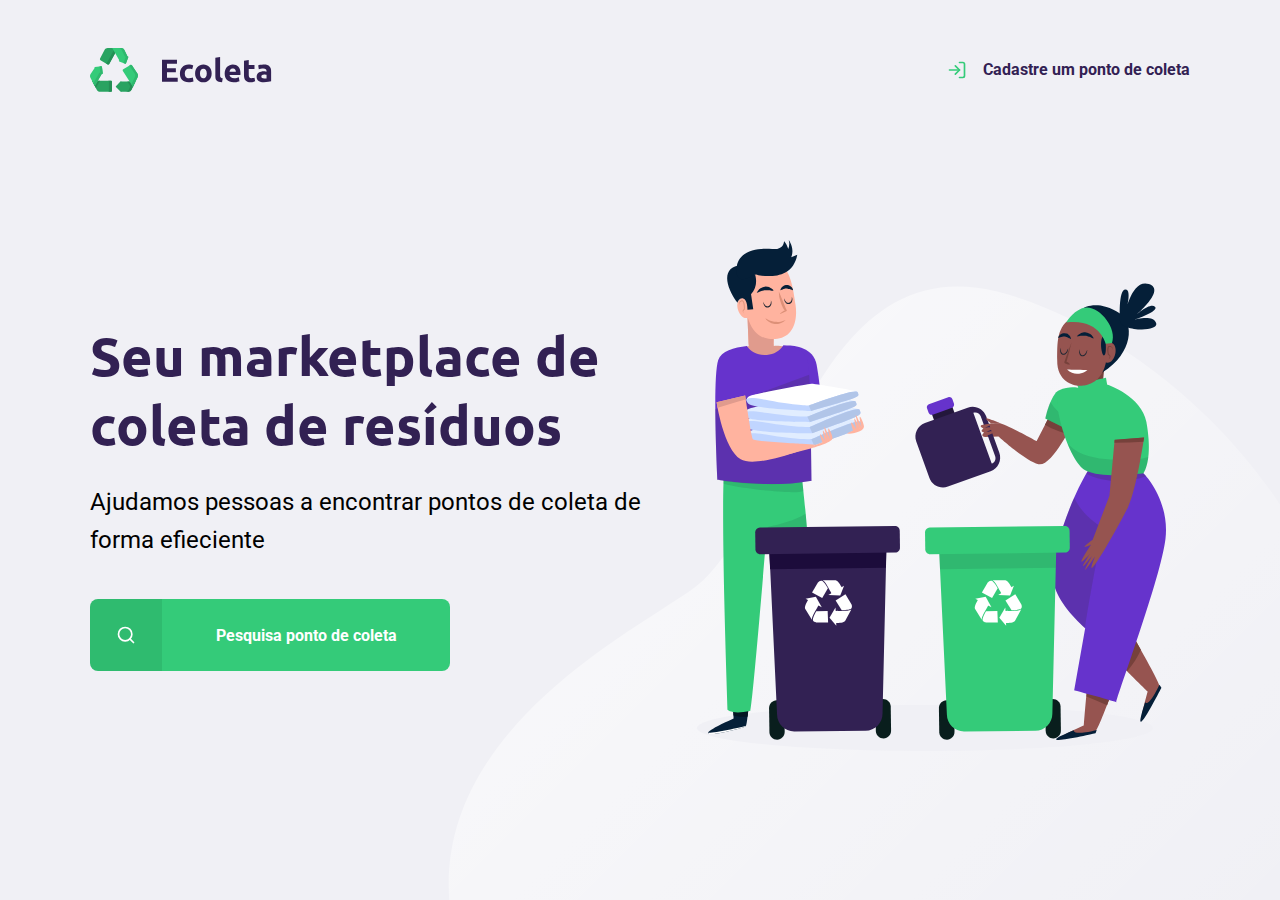
<file: index.html>
<!DOCTYPE html>


<html lang="pt-br">
    <head>
        <meta charset="UTF-8">
        <meta name="viewport" content="width=device-width, initial-scale=1.0">
        <meta name="description" content="Ecoleta" />
        <meta name="author" content="JS"/>
        <meta name="robots" content="index, folow" />    

        <title>Ecoleta</title>

        <link rel="stylesheet" href="/styles/main.css">
        <link rel="stylesheet" href="/styles/home.css">
        <link rel="stylesheet" href="/styles/modal.css">

        <link rel="stylesheet" href="/styles/responsive.css">
        

        <link href="https://fonts.googleapis.com/css2?family=Roboto:ital,wght@0,400;1,300;1,400&family=Ubuntu:wght@700&display=swap" rel="stylesheet">


     </head>
 
     <body>
         <div id="page-home">

            <div class="content">          

                <header>
                    <img src="/assets/logo.svg" alt="Logomarca">
                        <a href="create-point.html">  
                            <span></span>  
                            Cadastre um ponto de coleta
                        </a>       
                 </header>

                 <main>
                    
                    <h1>Seu marketplace de coleta de resíduos</h1>
        
                    <p>Ajudamos pessoas a encontrar pontos de coleta de forma efieciente</p>
                    
                    <a href="#"><span></span><strong> Pesquisa ponto de coleta</a><strong>
        
                 </main>
    
            </div>
         </div> 

         <div id="modal" class="hide">
            <div class="content">
                <div class="header">
                    <h1>Pontos de Coleta</h1>
                    <a href="#">Fechar</a>
                </div>
                <form action="/search-results.html">
                    <label for="search">Cidade</label>
                    <div class="search field">
                        <input type="text" name="search" placeholder="Pesquise por cidade"> 
                        <button>
                            <img src="assets/search.svg" alt="buscar">
                        </button>
                    </div>
                </form>
            </div>
         </div>

         <script src="/scripts/index.js"></script>
     </body>
</html>
</file>
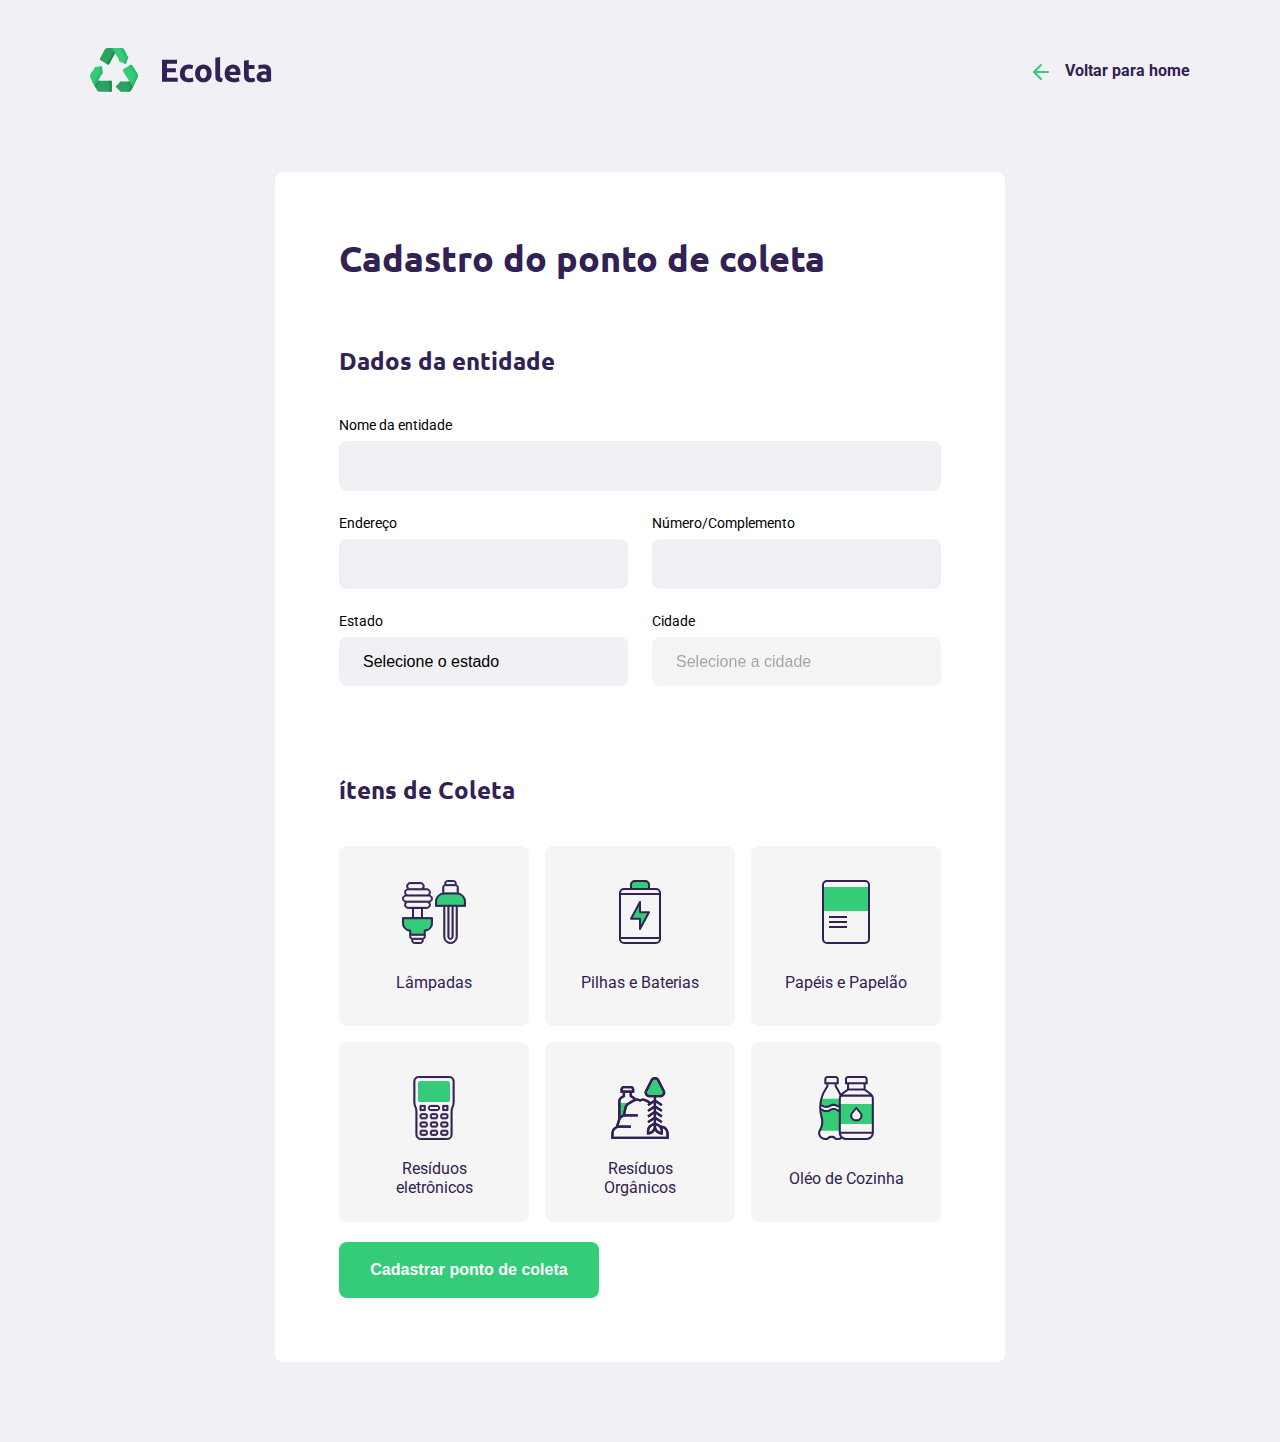
<file: create-point.html>
<!DOCTYPE html>


<html lang="pt-br">
    <head>
        <meta charset="UTF-8">
        <meta name="viewport" content="width=device-width, initial-scale=1.0">
        <meta name="description" content="Ecoleta" />
        <meta name="author" content="JS"/>
        <meta name="robots" content="index, folow" />    

        <title>Criar um Pont de coleta</title>

        <link rel="stylesheet" href="/styles/main.css">
        <link rel="stylesheet" href="/styles/create-point.css">
        <link rel="stylesheet" href="/styles/responsive.css">

        <link href="https://fonts.googleapis.com/css2?family=Roboto:ital,wght@0,400;1,300;1,400&family=Ubuntu:wght@700&display=swap" rel="stylesheet">


     </head>
 
     <body>
         <div id="page-create-point">

                <header>
                    <img src="/assets/logo.svg" alt="Logomarca">
                        <a href="index.html">  
                            <span></span>   
                            Voltar para home
                        </a>       
                 </header>
                 <form>
                     <h1>Cadastro do ponto de coleta</h1>

                     <fieldset>
                        <legend>
                            <h2>Dados da entidade</h2>
                        </legend>  


                        <div class="field">
                            <label for="name">Nome da entidade</label>
                            <input type="text" name="name" required>
                        </div>

                        <div class="field-group">

                            <div class="field">
                                <label for="adress">Endereço</label>
                                <input type="text" name="adress" required>
                            </div>

                            <div class="field">
                                <label for="adress">Número/Complemento</label>
                                <input type="text" name="adress" required>
                            </div>
                        </div>   
                        
                        <div class="field-group">    
                            <div class="field">
                                <label for="state">Estado</label>
                                <select name="uf" id="" required>
                                    <option value="">Selecione o estado</option>
                                </select>
                                <input type="hidden" name="state" >
                            </div>                               
                            <div class="field">   
                                <label for="city">Cidade</label>
                                <select name="city" id="" disabled required>
                                    <option value="">Selecione a cidade</option>
                                </select>
                            </div>    
                        </div>    
                    
                     </fieldset>

                     <fieldset>
                        <legend>
                            <h2>ítens de Coleta</h2>
                        </legend>   

                        <div class="items-grid"> 
                            <li data-id="1">
                                <img src="/assets/lampadas.svg" alt="Lampadas" >
                                <span>Lâmpadas</span>
                            </li>

                            <li data-id="2">
                                <img src="/assets/baterias.svg" alt="Lampadas" >
                                <span>Pilhas e Baterias</span>
                            </li>

                            <li data-id="3">
                                <img src="/assets/papeis-papelao.svg" alt="Papéis e Papelão" >
                                <span>Papéis e Papelão</span>
                            </li>

                            <li data-id="4">
                                <img src="/assets/eletronicos.svg" alt="Resíduos eletrônicos" >
                                <span>Resíduos eletrônicos</span>
                            </li>

                            <li data-id="5">
                                <img src="/assets/organicos.svg" alt="Resíduos Orgânicos" >
                                <span>Resíduos Orgânicos</span>
                            </li>

                            <li data-id="6">
                                <img src="/assets/oleo.svg" alt="Oléo de Cozinha" >
                                <span>Oléo de Cozinha</span>
                            </li>
                        </div>
                        
                        <input type="hidden" name="items" value="">
                     </fieldset>

                     <button type="submit">Cadastrar ponto de coleta</button>

                 </form>

         </div> 

         <script src="/scripts/create-point.js"></script>
     </body>
</html>
</file>
<file: styles/main.css>
:root {
    --title-color: #322153;
    --primary-color: #34cb79;
}

* {
    margin: 0;
    padding: 0;
}


html {
    font-family: 'Roboto', sans-serif;

}

body {
    background-color: #f0f0f5;
    -webkit-font-smoothing: antialiased;
}

a {
    text-decoration: none;
}

h1, h2, h3, h4, h5, h6 {
    font-family: 'Ubuntu', sans-serif;
    color: var(--title-color);
}

* {
    box-sizing: border-box;
}
</file>
<file: styles/home.css>
#page-home {
    height: 100vh;

    background: url('../assets/home-background.svg') no-repeat; 
    background-position: 35vw bottom;
}

#page-home .content {
    width: 90%;
    max-width: 1100px;
    height: 100%;

    margin: 0 auto;

    display: flex;
    flex-direction: column;
}

#page-home header {

    margin-top: 48px;

    display: flex;
    align-items: center;
    justify-content: space-between;
}

#page-home header a {
    display: flex;
    color: var(--title-color);
    font-weight: 700;
}

#page-home header a span {
    margin-right: 16px;
    display: flex;
    background-image: url('../assets/log-in.svg');
    width: 20px;
    height: 20px;
}

#page-home main {
    max-width: 560px;

    flex: 1;

    display: flex;
    flex-direction: column;
    justify-content: center;
}

#page-home main h1 {
    font-size: 54px;
}

#page-home main p {
    font-size: 24px;
    line-height: 38px;
    margin-top: 24px;
}

#page-home main a {
    width: 100%;
    max-width: 360px;
    height: 72px;

    border-radius: 8px;

    display: flex;
    align-items: center;

    margin-top: 40px;

    background-color: var(--primary-color);

    transition: 400ms;
}


#page-home main a:hover {
    background-color: #2fb86e;
}

#page-home main a span {
    width: 72px;
    height: 72px;

    border-top-left-radius: 8px;
    border-bottom-left-radius: 8px;

    background-color: rgba(0, 0, 0 , 0.08);

    display: flex;
    align-items: center;
    justify-content: center;

}

#page-home main a span::after {
    content: "";
    background-image: url(../assets/search.svg);

    width: 20px;
    height: 20px;

}

#page-home main a strong {
    flex: 1;
    color: white;


    text-align: center;
}
</file>
<file: styles/modal.css>
#modal {
  
    background-color: #0e0a14ef;
    height: 100vh;
    width: 100vw;

    position: fixed;
    top:0;

    display: flex;
    justify-content: center;
    align-items: center;

    transition: 400ms;
}

#modal.hide {
    display: none;
}


#modal .content {
    color: white;

    width: 420px;
}

#modal .header {
    display: flex;
    align-items: center;
    justify-content: space-between;

    margin-bottom: 48px;
}

#modal .header a {
    background-image: url("../assets/x.svg");

    width: 20px;
    height: 20px;

    display: flex;

    font-size: 0.01px;
}

#modal .header h1{
    color: white;
    font-size: 36px;
    line-height: 42px;
 
}

#modal form label {
    font-size: 14px;
    line-height: 16px;
    display: block;
    
    margin-bottom: 8px; 
}

#modal form .field {
    display: flex;
}

#modal form input {
    flex: 1;

    background-color: #f0f0f5;

    border-radius: 8px 0 0 8px;
    border: 0;

    padding: 16px 24px;

    font-size: 16px;

    color: #6c6c80;

}


#modal form button {
    width: 72px;
    height: 72px;

    background-color: var(--primary-color);

    border: 0;
    border-radius: 0 8px 8px 0;
}


#modal form button:hover {
    background-color: #2fb85e;
}
</file>
<file: styles/responsive.css>
@media (max-width: 900px) {
    #page-home {
        background-position-x: 70vw;
    }

    #page-home .content {
        align-items: center;
        text-align: center;
    }

    #page-home header a {
        position: absolute;
        bottom: 45px;

        left: 50%;
        transform: translateX(-50%);
    }

    #page home main {
        align-items: center;
    }

    #page-search-results .cards {
        grid-template-columns: 1fr;
    }

    #page-search-results .cards img {
        height: 200px;
    }
}


@media (min-width: 1700px) {
    #page-home {
        background-position-x: 40vw;
    }
}

@media (max-height: 760px) {
    #page-home {
        background-position-y: 200px;
    }
}
</file>
<file: styles/create-point.css>
#page-create-point {
    width: 90%;
    max-width: 1100px;

    margin: 0 auto;
}

#page-create-point header {
    margin-top: 48px;

    display: flex;
    justify-content: space-between;
    align-items: center;
}


#page-create-point header a {
    color: var(--title-color);
    font-weight: bold;

    display: flex;
    align-items: center;
}

#page-create-point header a span { 
    margin-right: 16px;
    background-image: url('../assets/arrow-left.svg');

    width: 20px;
    height: 20px;
    display: flex;
}

form {
    background-color: white;


    margin: 80px auto;
    padding: 64px;

    border-radius: 8px;

    max-width: 730px;

}

form h1 {
    font-size: 36px;
}

form fieldset {
    margin-top: 64px;

    border: 0;
}

form legend {
    margin-bottom: 40px;
}

form legend h2 {
    font-size: 24px;
}

form .field {
    flex: 1;
    display: flex;
    flex-direction: column;

    margin-bottom: 24px;
}

form .field-group {
    display: flex;
}

form input, 
form select {
    background-color: #f0f0f5;
    border: 0;
    padding: 16px 24px;
    font-size: 16px;

    border-radius: 8px;

    outline: none;
}

form select {
    -webkit-appearance: none;
    -moz-appearance: none;
    appearance: none;
}

form label {
    font-size: 14px;
    margin-bottom: 8px;
}

form .field-group .field + .field {
    margin-left: 24px;
}


form button {
    width: 260px;
    height: 56px;

    background-color:  var(--primary-color);
    border-radius: 8px;

    color: #fff;
    font-weight: bold;
    font-size: 16px;

    border: 0;
    margin-top: 20px;

    transition: background-color 400ms;
}

form button:hover {
    background-color: #2fb86e;
}

.items-grid {
    display: grid;
    grid-template-columns: 1fr 1fr 1fr;
    gap: 16px;
}   

.items-grid li {
    background-color: #f5f5f5;
    list-style: none;

    border: 2px solid #f5f5f5;
    border-radius: 8px;
    height: 180px;

    padding: 32px 24px 16px;

    display: flex;
    flex-direction: column;
    align-items: center;
    justify-content: space-between;

    text-align: center;

    cursor: pointer;
}


.items-grid li span {
    margin-top: 12px;
    flex: 1;

    display: flex;
    align-items: center;

    color: var(--title-color);
}

.items-grid li.selected {
    background: #e1faec;
    border: 2px solid #34cb79;
}

.items-grid li img,
.items-grid li span {
    pointer-events: none;
}
</file>
